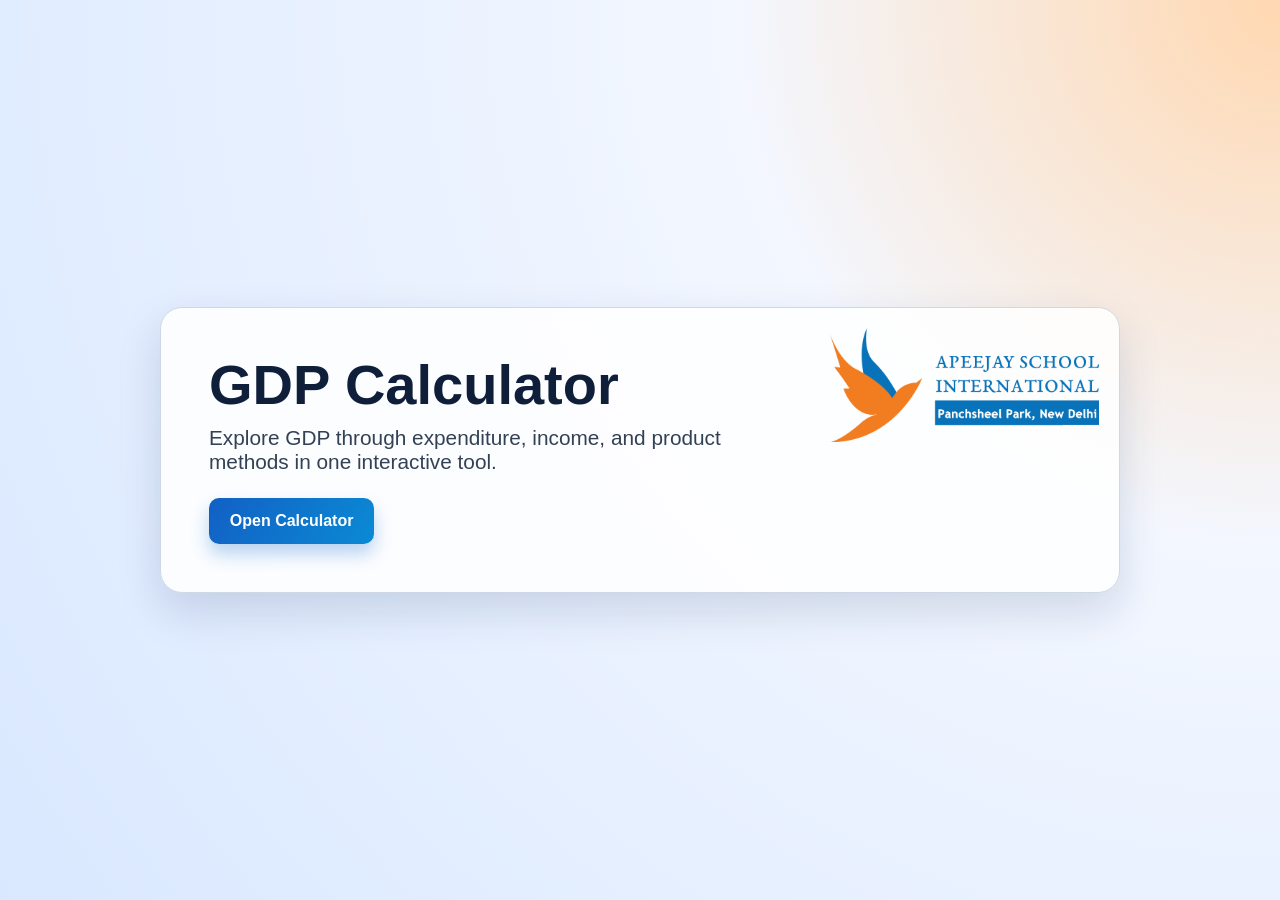
<file: index.html>
<!doctype html>
<html lang="en">
<head>
  <meta charset="UTF-8">
  <meta name="viewport" content="width=device-width, initial-scale=1.0">
  <title>GDP Calculator Home</title>
  <link rel="stylesheet" href="styles.css">
</head>
<body class="cover-page">
  <main class="cover-shell">
    <section class="cover-card">
      <img src="logo.png" alt="School logo" class="cover-logo">
      <h1>GDP Calculator</h1>
      <p class="cover-copy">
        Explore GDP through expenditure, income, and product methods in one interactive tool.
      </p>
      <a class="cover-cta" href="calculator.html">Open Calculator</a>
    </section>
  </main>
</body>
</html>
</file>
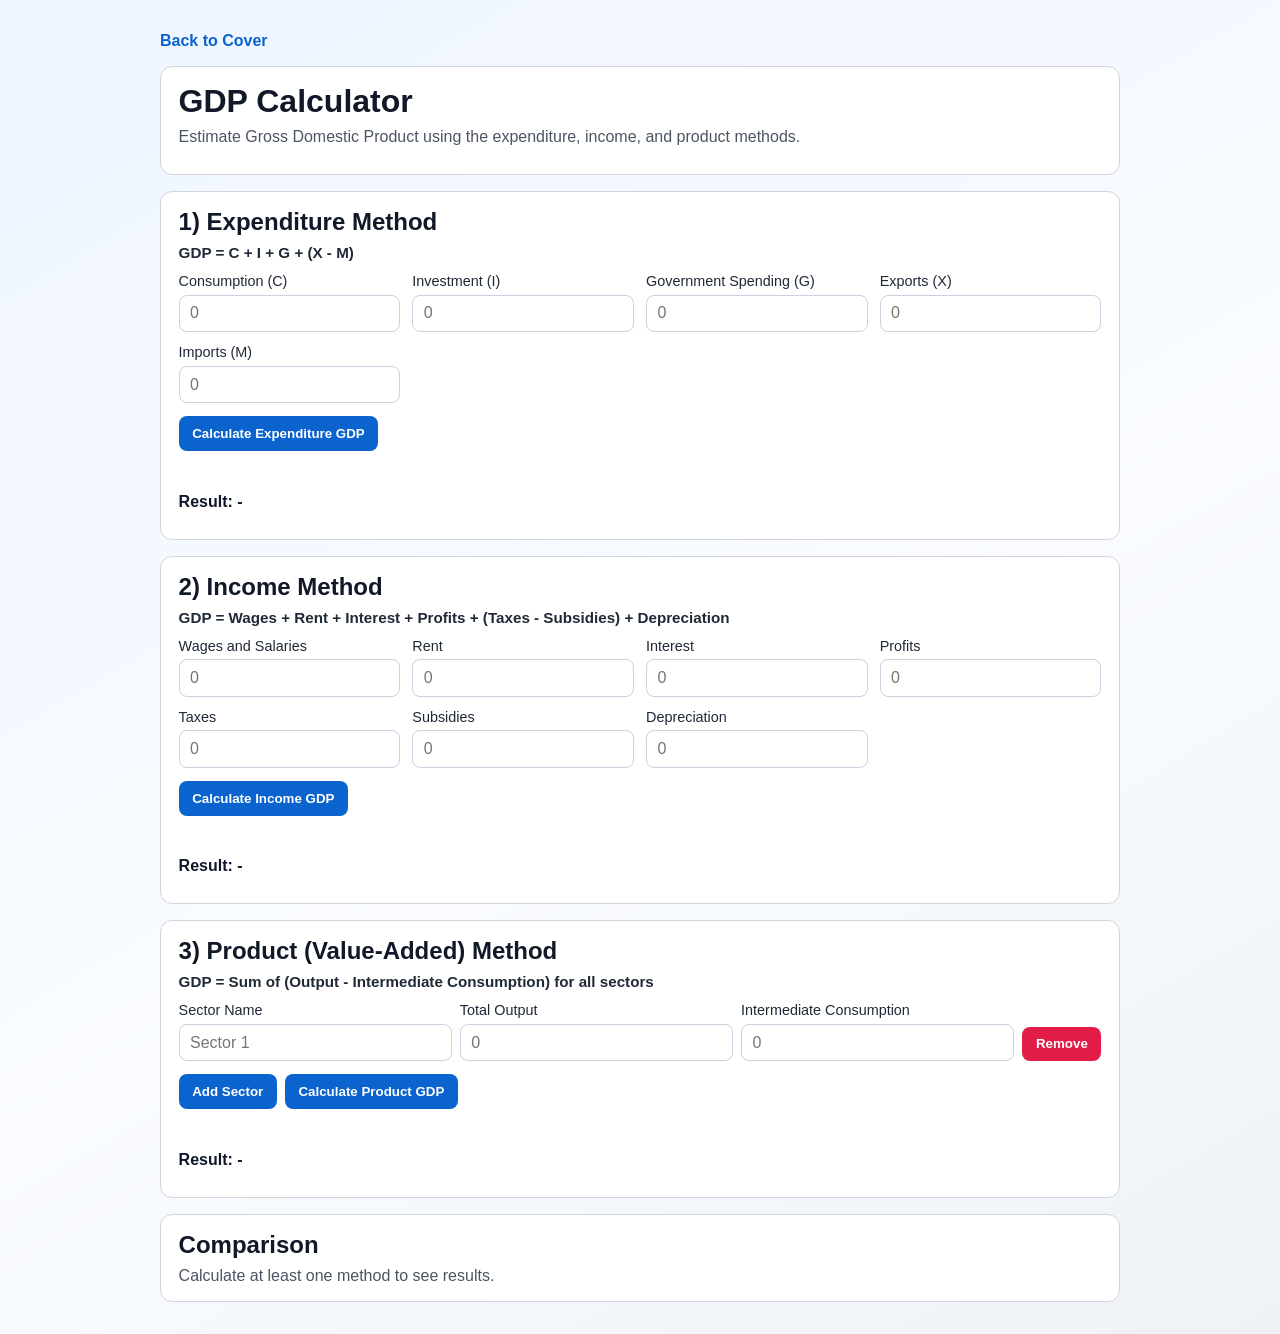
<file: calculator.html>
<!doctype html>
<html lang="en">
<head>
  <meta charset="UTF-8">
  <meta name="viewport" content="width=device-width, initial-scale=1.0">
  <title>GDP Calculator</title>
  <link rel="stylesheet" href="styles.css">
</head>
<body>
  <main class="container">
    <a href="index.html" class="back-home">Back to Cover</a>
    <header>
      <h1>GDP Calculator</h1>
      <p>Estimate Gross Domestic Product using the expenditure, income, and product methods.</p>
    </header>

    <section class="card">
      <h2>1) Expenditure Method</h2>
      <p class="formula">GDP = C + I + G + (X - M)</p>
      <div class="grid">
        <label>Consumption (C)
          <input type="number" step="any" id="exp-c" placeholder="0">
        </label>
        <label>Investment (I)
          <input type="number" step="any" id="exp-i" placeholder="0">
        </label>
        <label>Government Spending (G)
          <input type="number" step="any" id="exp-g" placeholder="0">
        </label>
        <label>Exports (X)
          <input type="number" step="any" id="exp-x" placeholder="0">
        </label>
        <label>Imports (M)
          <input type="number" step="any" id="exp-m" placeholder="0">
        </label>
      </div>
      <button id="btn-expenditure">Calculate Expenditure GDP</button>
      <p class="error" id="error-expenditure"></p>
      <p class="result" id="result-expenditure">Result: -</p>
    </section>

    <section class="card">
      <h2>2) Income Method</h2>
      <p class="formula">GDP = Wages + Rent + Interest + Profits + (Taxes - Subsidies) + Depreciation</p>
      <div class="grid">
        <label>Wages and Salaries
          <input type="number" step="any" id="inc-wages" placeholder="0">
        </label>
        <label>Rent
          <input type="number" step="any" id="inc-rent" placeholder="0">
        </label>
        <label>Interest
          <input type="number" step="any" id="inc-interest" placeholder="0">
        </label>
        <label>Profits
          <input type="number" step="any" id="inc-profits" placeholder="0">
        </label>
        <label>Taxes
          <input type="number" step="any" id="inc-taxes" placeholder="0">
        </label>
        <label>Subsidies
          <input type="number" step="any" id="inc-subsidies" placeholder="0">
        </label>
        <label>Depreciation
          <input type="number" step="any" id="inc-depreciation" placeholder="0">
        </label>
      </div>
      <button id="btn-income">Calculate Income GDP</button>
      <p class="error" id="error-income"></p>
      <p class="result" id="result-income">Result: -</p>
    </section>

    <section class="card">
      <h2>3) Product (Value-Added) Method</h2>
      <p class="formula">GDP = Sum of (Output - Intermediate Consumption) for all sectors</p>
      <div id="sector-rows" class="sector-rows"></div>
      <div class="actions">
        <button type="button" id="btn-add-sector">Add Sector</button>
        <button type="button" id="btn-product">Calculate Product GDP</button>
      </div>
      <p class="error" id="error-product"></p>
      <p class="result" id="result-product">Result: -</p>
    </section>

    <section class="card summary">
      <h2>Comparison</h2>
      <p id="comparison-text">Calculate at least one method to see results.</p>
    </section>
  </main>

  <script src="script.js?v=4"></script>
</body>
</html>
</file>
<file: styles.css>
:root {
  --bg: #f4f7fb;
  --card: #ffffff;
  --text: #111827;
  --muted: #4b5563;
  --accent: #0b63ce;
  --accent-strong: #084a99;
  --border: #d1d5db;
}

* {
  box-sizing: border-box;
}

body {
  margin: 0;
  font-family: "Segoe UI", Tahoma, Geneva, Verdana, sans-serif;
  background: linear-gradient(150deg, #eef5ff, #f9fbff 55%, #eef2f7);
  color: var(--text);
}

.container {
  width: min(960px, 94vw);
  margin: 2rem auto;
  display: grid;
  gap: 1rem;
}

header,
.card {
  background: var(--card);
  border: 1px solid var(--border);
  border-radius: 12px;
  padding: 1rem 1.1rem;
}

h1,
h2 {
  margin: 0 0 0.5rem;
}

p {
  margin: 0.25rem 0 0.75rem;
  color: var(--muted);
}

.formula {
  font-size: 0.95rem;
  font-weight: 600;
  color: #1f2937;
}

.grid {
  display: grid;
  grid-template-columns: repeat(auto-fit, minmax(190px, 1fr));
  gap: 0.75rem;
  margin-bottom: 0.8rem;
}

label {
  display: flex;
  flex-direction: column;
  gap: 0.35rem;
  font-size: 0.9rem;
  color: #1f2937;
}

input {
  padding: 0.55rem 0.65rem;
  border: 1px solid #c8d2e0;
  border-radius: 8px;
  font-size: 1rem;
}

input:focus {
  outline: 2px solid #99c0f0;
  border-color: #76a7e0;
}

button {
  background: var(--accent);
  color: #fff;
  border: 0;
  border-radius: 8px;
  padding: 0.62rem 0.85rem;
  font-weight: 600;
  cursor: pointer;
}

button:hover {
  background: var(--accent-strong);
}

.actions {
  display: flex;
  flex-wrap: wrap;
  gap: 0.5rem;
}

.sector-rows {
  display: grid;
  gap: 0.6rem;
  margin-bottom: 0.8rem;
}

.sector-row {
  display: grid;
  grid-template-columns: 1fr 1fr 1fr auto;
  gap: 0.5rem;
  align-items: end;
}

.sector-row button {
  background: #e11d48;
}

.sector-row button:hover {
  background: #be123c;
}

.result {
  margin-top: 0.8rem;
  font-weight: 700;
  color: #0f172a;
}

.error {
  margin-top: 0.6rem;
  min-height: 1.2rem;
  font-weight: 600;
  color: #b91c1c;
}

.summary p {
  margin: 0.3rem 0 0;
}

@media (max-width: 640px) {
  .sector-row {
    grid-template-columns: 1fr;
  }
}

.cover-page {
  min-height: 100vh;
  margin: 0;
  font-family: "Trebuchet MS", "Gill Sans", sans-serif;
  background: radial-gradient(circle at top right, #ffd8b1 0%, #f3f7ff 35%, #d9e8ff 100%);
  display: grid;
  place-items: center;
  position: relative;
}

.cover-logo {
  position: absolute;
  top: 1.25rem;
  right: 1.25rem;
  width: clamp(150px, 21vw, 340px);
  max-height: 130px;
  object-fit: contain;
}

.cover-shell {
  width: min(960px, 92vw);
}

.cover-card {
  position: relative;
  background: rgba(255, 255, 255, 0.88);
  border: 1px solid #cfd8e6;
  border-radius: 22px;
  padding: clamp(1.2rem, 4vw, 3rem);
  padding-right: clamp(10rem, 25vw, 24rem);
  box-shadow: 0 18px 44px rgba(12, 40, 82, 0.15);
}

.cover-card h1 {
  margin: 0 0 0.7rem;
  font-size: clamp(2rem, 5vw, 3.5rem);
  line-height: 1.05;
  color: #0f1f3a;
}

.cover-copy {
  font-size: clamp(1rem, 2.4vw, 1.3rem);
  max-width: 52ch;
  color: #334155;
  margin: 0 0 1.5rem;
}

.cover-cta {
  display: inline-block;
  text-decoration: none;
  background: linear-gradient(120deg, #1260c4, #0b8ad4);
  color: #fff;
  font-weight: 700;
  padding: 0.85rem 1.3rem;
  border-radius: 10px;
  box-shadow: 0 10px 18px rgba(11, 99, 206, 0.28);
}

.cover-cta:hover {
  filter: brightness(1.05);
}

@media (max-width: 900px) {
  .cover-card {
    padding-right: clamp(1.2rem, 4vw, 3rem);
    padding-top: clamp(6.5rem, 18vw, 9rem);
  }

  .cover-logo {
    right: 1rem;
    top: 0.9rem;
    width: clamp(130px, 42vw, 260px);
  }
}

.back-home {
  text-decoration: none;
  color: #0b63ce;
  font-weight: 700;
  width: fit-content;
}
</file>
